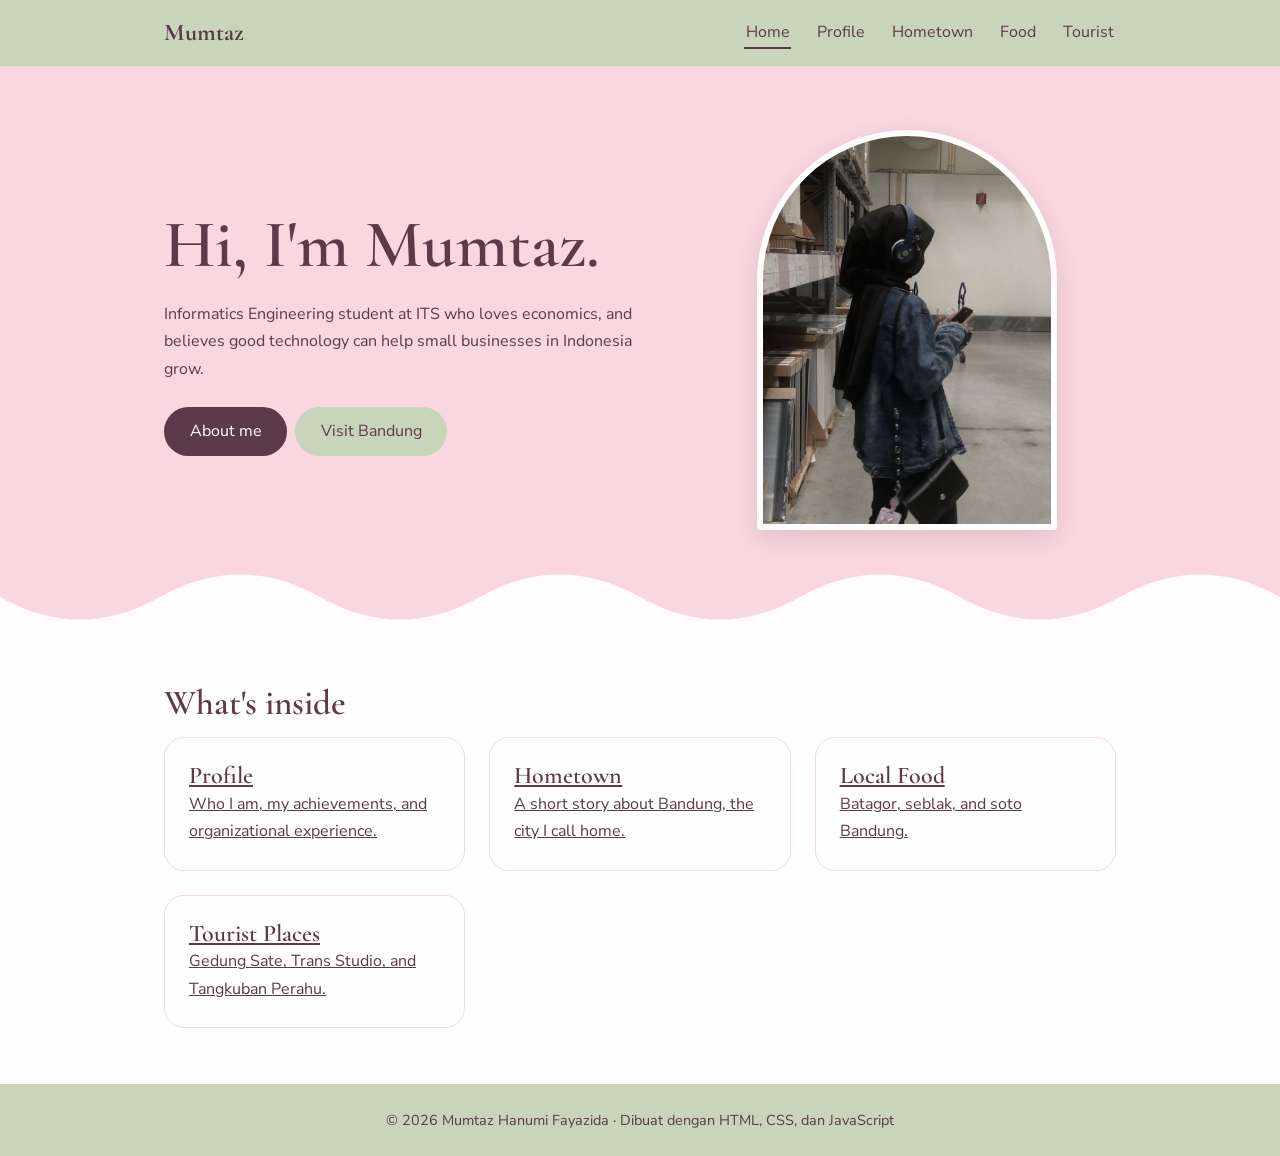
<file: quiz1/index.html>
<!DOCTYPE html>
<html lang="en">
<head>
<meta charset="UTF-8">
<meta name="viewport" content="width=device-width, initial-scale=1">
<title>Home | Mumtaz Hanumi Fayazida</title>
<link href="https://fonts.googleapis.com/css2?family=Cormorant+Garamond:wght@500;600;700&family=Nunito+Sans:wght@400;700&display=swap" rel="stylesheet">
<link rel="stylesheet" href="./assets/css/style.css">
</head>
<body data-root="./" data-page="home">
<header id="site-header"></header>
<main>
<section class="hero">
  <div class="wrap">
    <div>
      <h1>Hi, I'm Mumtaz.</h1>
      <p>Informatics Engineering student at ITS who loves economics, and believes good technology can help small businesses in Indonesia grow.</p>
      <a class="btn" href="profile/">About me</a><a class="btn alt" href="hometown/">Visit Bandung</a>
    </div>
    <div class="arch"><img src="assets/img/profile.jpg" alt="Foto Mumtaz"></div>
  </div>
  <svg class="wave" viewBox="0 0 1200 60" preserveAspectRatio="none"><path fill="#fffdfd" d="M0 30c50 30 100 30 150 0s100-30 150 0 100 30 150 0 100-30 150 0 100 30 150 0 100-30 150 0 100 30 150 0 100-30 150 0V60H0z"/></svg>
</section>
<section>
  <div class="wrap">
    <h2 class="reveal">What's inside</h2>
    <div class="grid">
      <a class="card reveal" href="profile/"><h3>Profile</h3><p>Who I am, my achievements, and organizational experience.</p></a>
      <a class="card reveal" href="hometown/"><h3>Hometown</h3><p>A short story about Bandung, the city I call home.</p></a>
      <a class="card reveal" href="food/"><h3>Local Food</h3><p>Batagor, seblak, and soto Bandung.</p></a>
      <a class="card reveal" href="tourist/"><h3>Tourist Places</h3><p>Gedung Sate, Trans Studio, and Tangkuban Perahu.</p></a>
    </div>
  </div>
</section>
</main>
<footer id="site-footer"></footer>
<script src="./assets/js/main.js"></script>
</body>
</html>
</file>
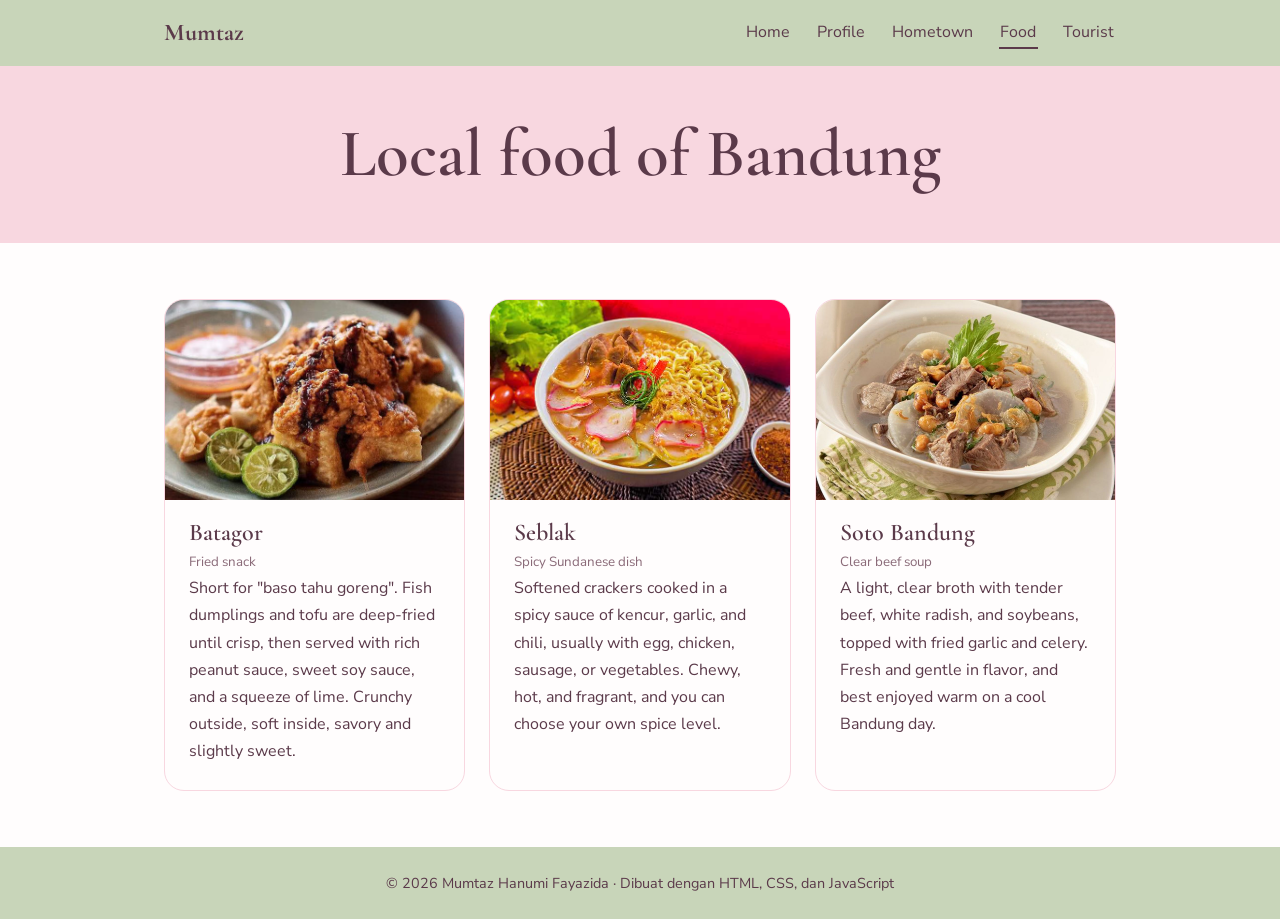
<file: quiz1/food/index.html>
<!DOCTYPE html>
<html lang="en">
<head>
<meta charset="UTF-8">
<meta name="viewport" content="width=device-width, initial-scale=1">
<title>Local Food | Mumtaz Hanumi Fayazida</title>
<link href="https://fonts.googleapis.com/css2?family=Cormorant+Garamond:wght@500;600;700&family=Nunito+Sans:wght@400;700&display=swap" rel="stylesheet">
<link rel="stylesheet" href="../assets/css/style.css">
</head>
<body data-root="../" data-page="food">
<header id="site-header"></header>
<main>
<div class="page-title"><h1>Local food of Bandung</h1></div>
<section>
  <div class="wrap grid">
    <article class="card photo reveal"><img src="../assets/img/batagor.jpg" alt="Batagor"><div><h3>Batagor</h3><small>Fried snack</small>
      <p>Short for "baso tahu goreng". Fish dumplings and tofu are deep-fried until crisp, then served with rich peanut sauce, sweet soy sauce, and a squeeze of lime. Crunchy outside, soft inside, savory and slightly sweet.</p></div></article>
    <article class="card photo reveal"><img src="../assets/img/seblak.jpg" alt="Seblak"><div><h3>Seblak</h3><small>Spicy Sundanese dish</small>
      <p>Softened crackers cooked in a spicy sauce of kencur, garlic, and chili, usually with egg, chicken, sausage, or vegetables. Chewy, hot, and fragrant, and you can choose your own spice level.</p></div></article>
    <article class="card photo reveal"><img src="../assets/img/soto.jpg" alt="Soto Bandung"><div><h3>Soto Bandung</h3><small>Clear beef soup</small>
      <p>A light, clear broth with tender beef, white radish, and soybeans, topped with fried garlic and celery. Fresh and gentle in flavor, and best enjoyed warm on a cool Bandung day.</p></div></article>
  </div>
</section>
</main>
<footer id="site-footer"></footer>
<script src="../assets/js/main.js"></script>
</body>
</html>
</file>
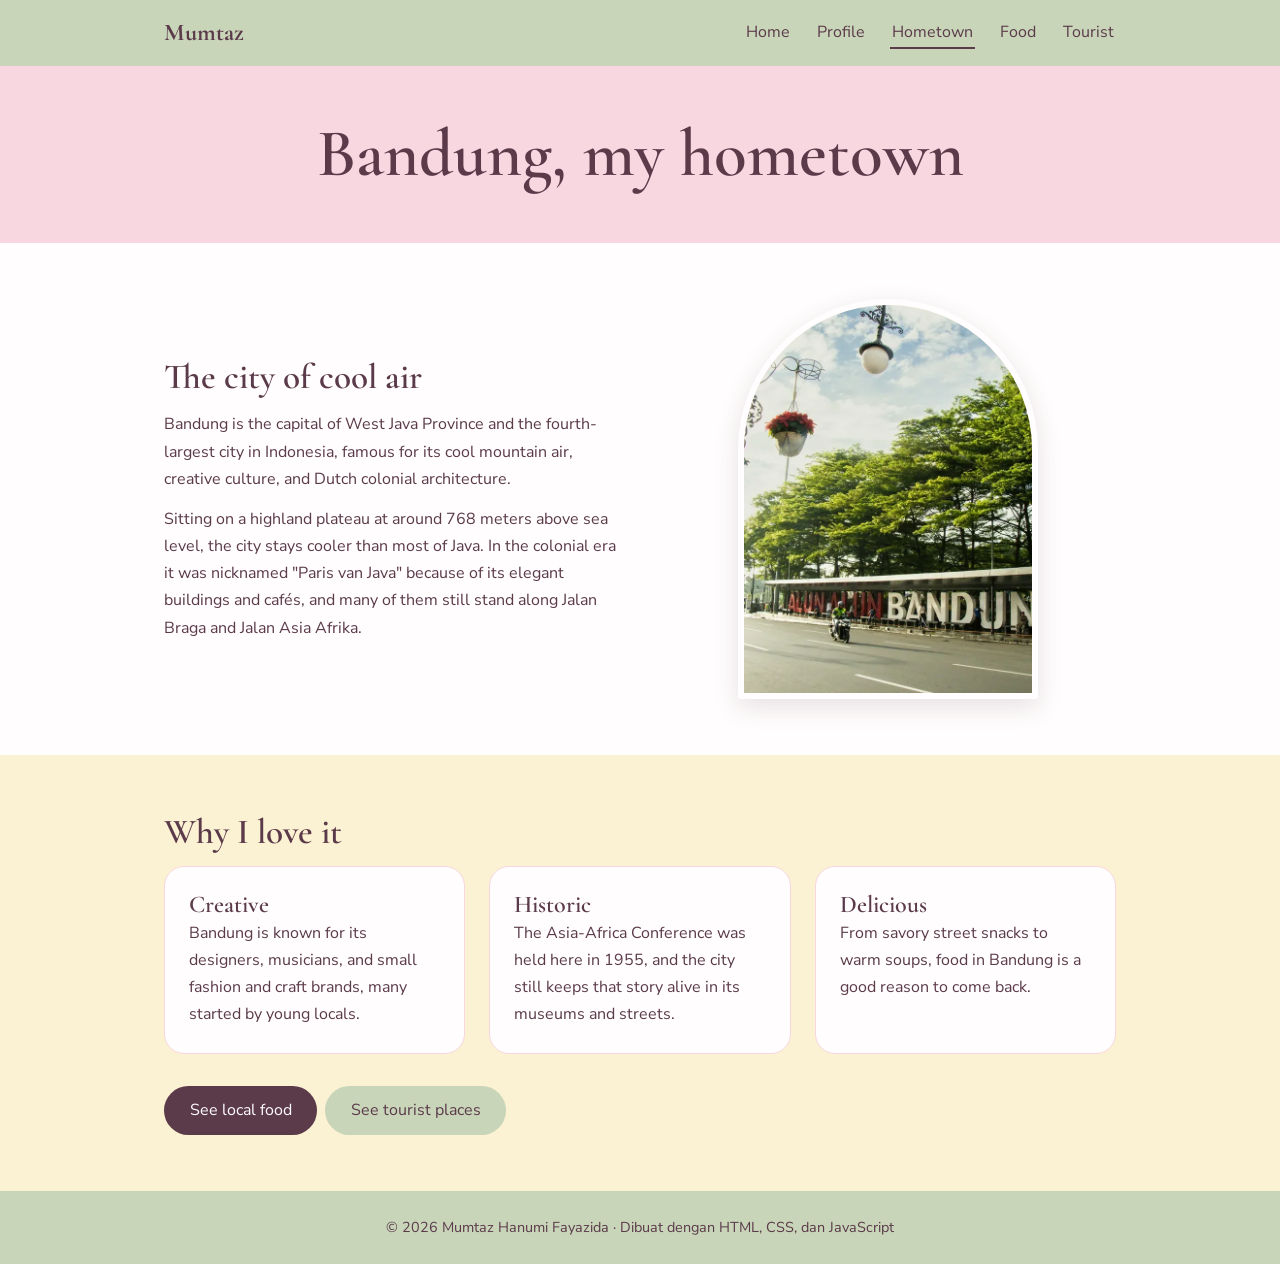
<file: quiz1/hometown/index.html>
<!DOCTYPE html>
<html lang="en">
<head>
<meta charset="UTF-8">
<meta name="viewport" content="width=device-width, initial-scale=1">
<title>Hometown | Mumtaz Hanumi Fayazida</title>
<link href="https://fonts.googleapis.com/css2?family=Cormorant+Garamond:wght@500;600;700&family=Nunito+Sans:wght@400;700&display=swap" rel="stylesheet">
<link rel="stylesheet" href="../assets/css/style.css">
</head>
<body data-root="../" data-page="hometown">
<header id="site-header"></header>
<main>
<div class="page-title"><h1>Bandung, my hometown</h1></div>
<section>
  <div class="wrap split">
    <div class="reveal">
      <h2>The city of cool air</h2>
      <p>Bandung is the capital of West Java Province and the fourth-largest city in Indonesia, famous for its cool mountain air, creative culture, and Dutch colonial architecture.</p>
      <p style="margin-top:.8rem">Sitting on a highland plateau at around 768 meters above sea level, the city stays cooler than most of Java. In the colonial era it was nicknamed "Paris van Java" because of its elegant buildings and cafés, and many of them still stand along Jalan Braga and Jalan Asia Afrika.</p>
    </div>
    <div class="arch reveal"><img src="../assets/img/bandung.jpg" alt="Kota Bandung"></div>
  </div>
</section>
<section class="cream">
  <div class="wrap">
    <h2 class="reveal">Why I love it</h2>
    <div class="grid">
      <div class="card reveal"><h3>Creative</h3><p>Bandung is known for its designers, musicians, and small fashion and craft brands, many started by young locals.</p></div>
      <div class="card reveal"><h3>Historic</h3><p>The Asia-Africa Conference was held here in 1955, and the city still keeps that story alive in its museums and streets.</p></div>
      <div class="card reveal"><h3>Delicious</h3><p>From savory street snacks to warm soups, food in Bandung is a good reason to come back.</p></div>
    </div>
    <p style="margin-top:2rem"><a class="btn" href="../food/">See local food</a><a class="btn alt" href="../tourist/">See tourist places</a></p>
  </div>
</section>
</main>
<footer id="site-footer"></footer>
<script src="../assets/js/main.js"></script>
</body>
</html>
</file>
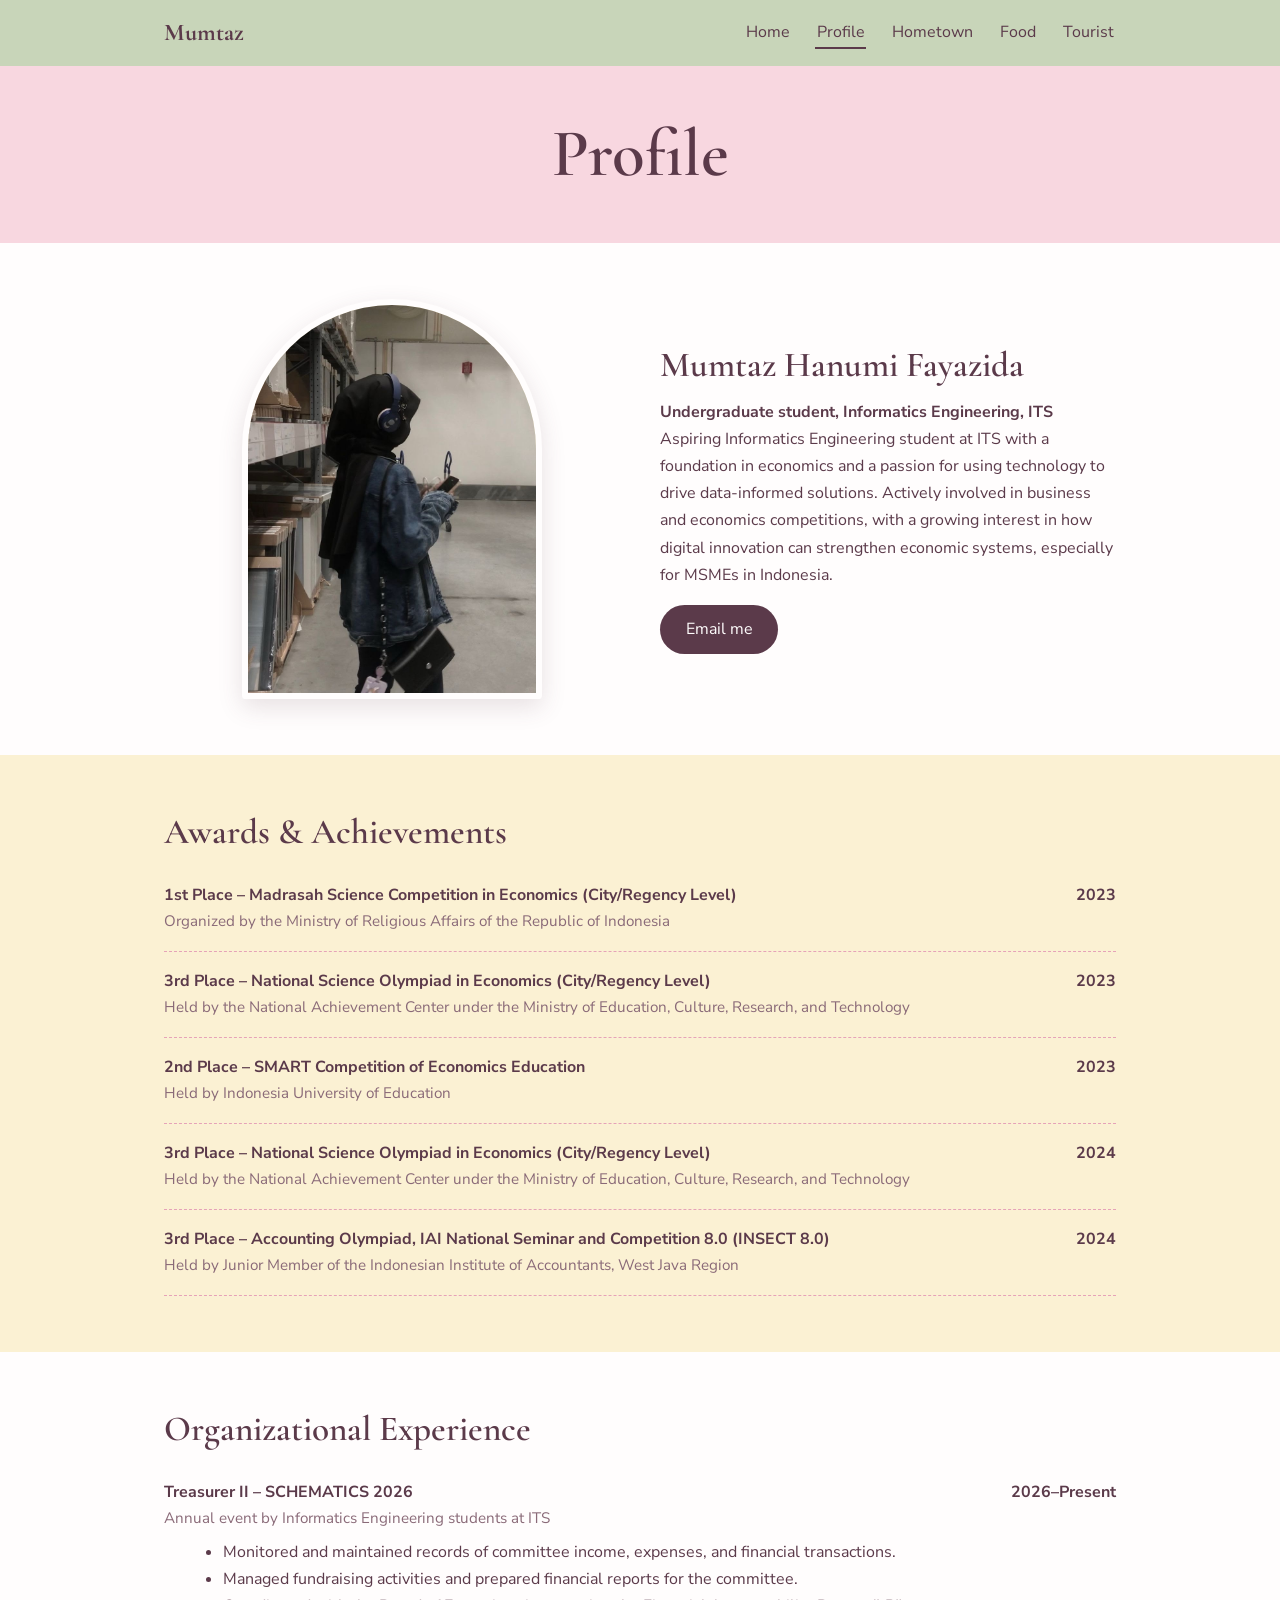
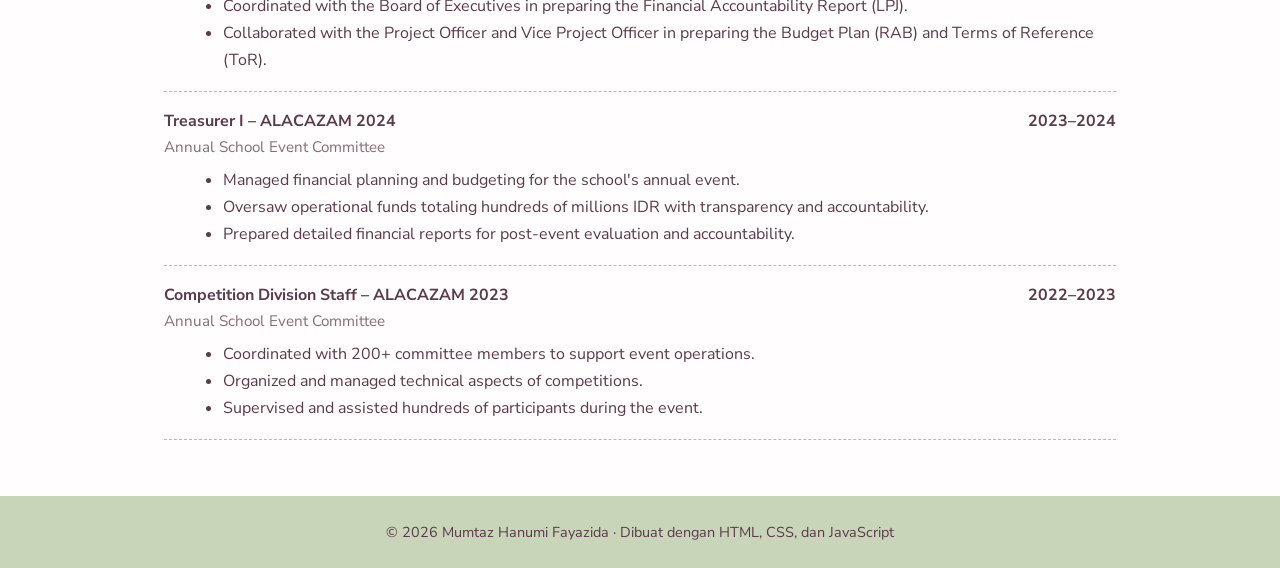
<file: quiz1/profile/index.html>
<!DOCTYPE html>
<html lang="en">
<head>
<meta charset="UTF-8">
<meta name="viewport" content="width=device-width, initial-scale=1">
<title>Profile | Mumtaz Hanumi Fayazida</title>
<link href="https://fonts.googleapis.com/css2?family=Cormorant+Garamond:wght@500;600;700&family=Nunito+Sans:wght@400;700&display=swap" rel="stylesheet">
<link rel="stylesheet" href="../assets/css/style.css">
</head>
<body data-root="../" data-page="profile">
<header id="site-header"></header>
<main>
<div class="page-title"><h1>Profile</h1></div>
<section>
  <div class="wrap split">
    <div class="arch reveal"><img src="../assets/img/profile.jpg" alt="Foto Mumtaz"></div>
    <div class="reveal">
      <h2>Mumtaz Hanumi Fayazida</h2>
      <p><b>Undergraduate student, Informatics Engineering, ITS</b></p>
      <p>Aspiring Informatics Engineering student at ITS with a foundation in economics and a passion for using technology to drive data-informed solutions. Actively involved in business and economics competitions, with a growing interest in how digital innovation can strengthen economic systems, especially for MSMEs in Indonesia.</p>
      <p style="margin-top:1rem"><a class="btn" href="mailto:mumtazhanumifay@gmail.com">Email me</a></p>
    </div>
  </div>
</section>
<section class="cream">
  <div class="wrap reveal">
    <h2>Awards &amp; Achievements</h2>
    <div class="item"><div class="row"><span>1st Place – Madrasah Science Competition in Economics (City/Regency Level)</span><span>2023</span></div><p>Organized by the Ministry of Religious Affairs of the Republic of Indonesia</p></div>
    <div class="item"><div class="row"><span>3rd Place – National Science Olympiad in Economics (City/Regency Level)</span><span>2023</span></div><p>Held by the National Achievement Center under the Ministry of Education, Culture, Research, and Technology</p></div>
    <div class="item"><div class="row"><span>2nd Place – SMART Competition of Economics Education</span><span>2023</span></div><p>Held by Indonesia University of Education</p></div>
    <div class="item"><div class="row"><span>3rd Place – National Science Olympiad in Economics (City/Regency Level)</span><span>2024</span></div><p>Held by the National Achievement Center under the Ministry of Education, Culture, Research, and Technology</p></div>
    <div class="item"><div class="row"><span>3rd Place – Accounting Olympiad, IAI National Seminar and Competition 8.0 (INSECT 8.0)</span><span>2024</span></div><p>Held by Junior Member of the Indonesian Institute of Accountants, West Java Region</p></div>
  </div>
</section>
<section>
  <div class="wrap reveal">
    <h2>Organizational Experience</h2>
    <div class="item"><div class="row"><span>Treasurer II – SCHEMATICS 2026</span><span>2026–Present</span></div><p>Annual event by Informatics Engineering students at ITS</p>
      <ul><li>Monitored and maintained records of committee income, expenses, and financial transactions.</li><li>Managed fundraising activities and prepared financial reports for the committee.</li><li>Coordinated with the Board of Executives in preparing the Financial Accountability Report (LPJ).</li><li>Collaborated with the Project Officer and Vice Project Officer in preparing the Budget Plan (RAB) and Terms of Reference (ToR).</li></ul></div>
    <div class="item"><div class="row"><span>Treasurer I – ALACAZAM 2024</span><span>2023–2024</span></div><p>Annual School Event Committee</p>
      <ul><li>Managed financial planning and budgeting for the school's annual event.</li><li>Oversaw operational funds totaling hundreds of millions IDR with transparency and accountability.</li><li>Prepared detailed financial reports for post-event evaluation and accountability.</li></ul></div>
    <div class="item"><div class="row"><span>Competition Division Staff – ALACAZAM 2023</span><span>2022–2023</span></div><p>Annual School Event Committee</p>
      <ul><li>Coordinated with 200+ committee members to support event operations.</li><li>Organized and managed technical aspects of competitions.</li><li>Supervised and assisted hundreds of participants during the event.</li></ul></div>
  </div>
</section>
</main>
<footer id="site-footer"></footer>
<script src="../assets/js/main.js"></script>
</body>
</html>
</file>
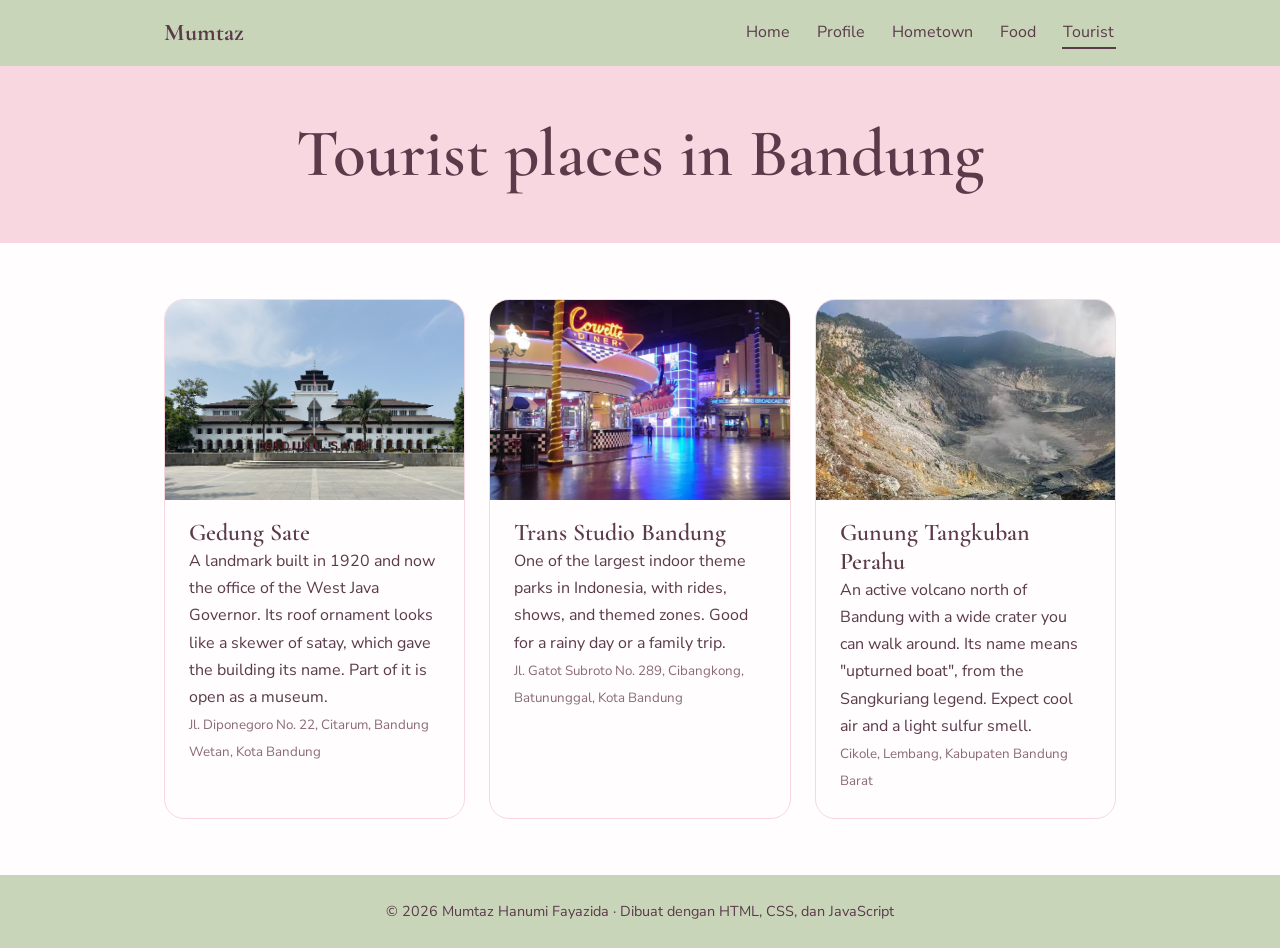
<file: quiz1/tourist/index.html>
<!DOCTYPE html>
<html lang="en">
<head>
<meta charset="UTF-8">
<meta name="viewport" content="width=device-width, initial-scale=1">
<title>Tourist Places | Mumtaz Hanumi Fayazida</title>
<link href="https://fonts.googleapis.com/css2?family=Cormorant+Garamond:wght@500;600;700&family=Nunito+Sans:wght@400;700&display=swap" rel="stylesheet">
<link rel="stylesheet" href="../assets/css/style.css">
</head>
<body data-root="../" data-page="tourist">
<header id="site-header"></header>
<main>
<div class="page-title"><h1>Tourist places in Bandung</h1></div>
<section>
  <div class="wrap grid">
    <article class="card photo reveal"><img src="../assets/img/gedung-sate.jpg" alt="Gedung Sate"><div><h3>Gedung Sate</h3>
      <p>A landmark built in 1920 and now the office of the West Java Governor. Its roof ornament looks like a skewer of satay, which gave the building its name. Part of it is open as a museum.</p>
      <p><small>Jl. Diponegoro No. 22, Citarum, Bandung Wetan, Kota Bandung</small></p></div></article>
    <article class="card photo reveal"><img src="../assets/img/transstudio.jpg" alt="Trans Studio Bandung"><div><h3>Trans Studio Bandung</h3>
      <p>One of the largest indoor theme parks in Indonesia, with rides, shows, and themed zones. Good for a rainy day or a family trip.</p>
      <p><small>Jl. Gatot Subroto No. 289, Cibangkong, Batununggal, Kota Bandung</small></p></div></article>
    <article class="card photo reveal"><img src="../assets/img/tangkuban-perahu.jpg" alt="Gunung Tangkuban Perahu"><div><h3>Gunung Tangkuban Perahu</h3>
      <p>An active volcano north of Bandung with a wide crater you can walk around. Its name means "upturned boat", from the Sangkuriang legend. Expect cool air and a light sulfur smell.</p>
      <p><small>Cikole, Lembang, Kabupaten Bandung Barat</small></p></div></article>
  </div>
</section>
</main>
<footer id="site-footer"></footer>
<script src="../assets/js/main.js"></script>
</body>
</html>
</file>
<file: quiz1/assets/css/style.css>
:root{--pink:#f8d7e0;--rose:#e6a3b8;--white:#fffdfd;--sage:#c8d5b9;--butter:#fbf1d3;--ink:#5b3a4a;--soft:#8a6a78}
*{box-sizing:border-box;margin:0}
body{font-family:'Nunito Sans',sans-serif;color:var(--ink);background:var(--white);line-height:1.7}
h1,h2,h3{font-family:'Cormorant Garamond',serif;font-weight:600;line-height:1.2}
h1{font-size:clamp(2.6rem,6vw,4.2rem)}h2{font-size:2.2rem;margin-bottom:.8rem}h3{font-size:1.5rem}
a{color:inherit}
.wrap{max-width:1000px;margin:0 auto;padding:0 1.5rem}
section{padding:3.5rem 0}
.cream{background:var(--butter)}

/* navbar */
header{position:sticky;top:0;z-index:10;background:var(--sage)}
nav{display:flex;justify-content:space-between;align-items:center;padding:.8rem 1.5rem;max-width:1000px;margin:auto}
.logo{font-family:'Cormorant Garamond',serif;font-size:1.5rem;font-weight:700;text-decoration:none}
nav ul{list-style:none;display:flex;gap:1.5rem;padding:0}
nav ul a{text-decoration:none;padding:.2rem .1rem;border-bottom:2px solid transparent}
nav ul a:hover,nav ul a.active{border-color:var(--ink)}
#menu-btn{display:none;background:none;border:0;font-size:1.6rem;cursor:pointer;color:var(--ink)}
a:focus-visible,button:focus-visible{outline:3px solid var(--ink);outline-offset:3px}

/* hero */
.hero{background:var(--pink);padding:4rem 0 6rem;position:relative}
.hero .wrap{display:grid;grid-template-columns:1.2fr 1fr;gap:2rem;align-items:center}
.hero p{max-width:32rem;margin:1rem 0 1.5rem}
.btn{display:inline-block;background:var(--ink);color:var(--white);padding:.7rem 1.6rem;border-radius:999px;text-decoration:none;margin-right:.5rem}
.btn.alt{background:var(--sage);color:var(--ink)}
.wave{position:absolute;bottom:-1px;left:0;width:100%;height:60px}

/* arch photo frame */
.arch{width:100%;max-width:300px;aspect-ratio:3/4;border-radius:999px 999px 24px 24px;background:var(--butter);overflow:hidden;border:6px solid var(--white);box-shadow:0 8px 24px rgba(91,58,74,.15);margin:auto}
.arch img{width:100%;height:100%;object-fit:cover;display:block}

/* cards & grids */
.grid{display:grid;grid-template-columns:repeat(auto-fit,minmax(250px,1fr));gap:1.5rem}
.card{background:var(--white);border-radius:20px;padding:1.5rem;border:1px solid var(--pink)}
.card.photo{padding:0;overflow:hidden}
.card.photo img{width:100%;height:200px;object-fit:cover;display:block;background:var(--butter)}
.card.photo div{padding:1.2rem 1.5rem 1.5rem}
.card small{color:var(--soft)}
.split{display:grid;grid-template-columns:1fr 1fr;gap:2.5rem;align-items:center}
.page-title{background:var(--pink);text-align:center;padding:3rem 1.5rem}

/* profile lists */
.item{padding:1rem 0;border-bottom:1px dashed var(--rose)}
.item .row{display:flex;justify-content:space-between;gap:1rem;font-weight:700}
.item ul{margin:.4rem 0 0 1.2rem}
.item p{color:var(--soft);font-size:.95rem}

footer{background:var(--sage);text-align:center;padding:1.5rem;font-size:.9rem}

/* reveal on scroll */
.reveal{opacity:0;transform:translateY(20px);transition:.6s}
.reveal.show{opacity:1;transform:none}
@media(prefers-reduced-motion:reduce){.reveal{opacity:1;transform:none;transition:none}}

@media(max-width:720px){
 #menu-btn{display:block}
 nav ul{display:none;position:absolute;top:100%;left:0;right:0;background:var(--sage);flex-direction:column;padding:1rem 1.5rem}
 nav ul.open{display:flex}
 .hero .wrap,.split{grid-template-columns:1fr}
}
</file>
